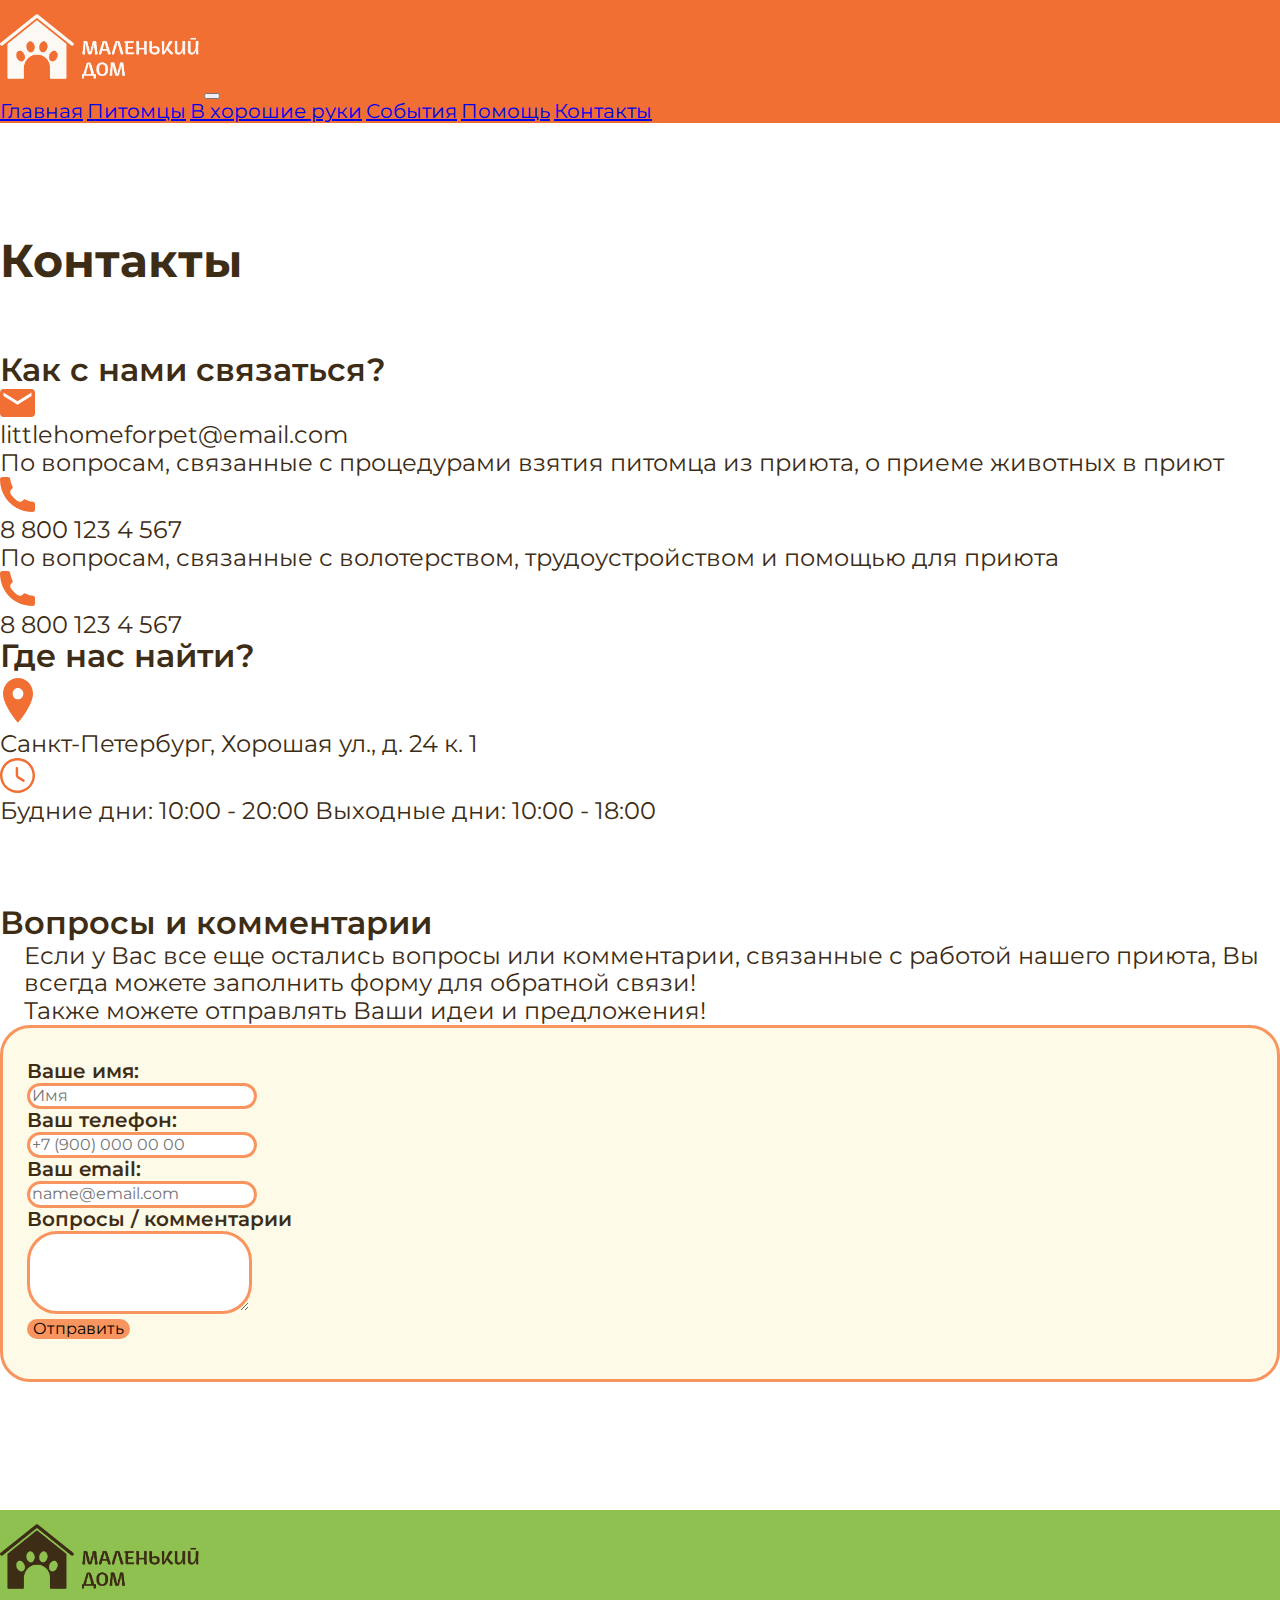
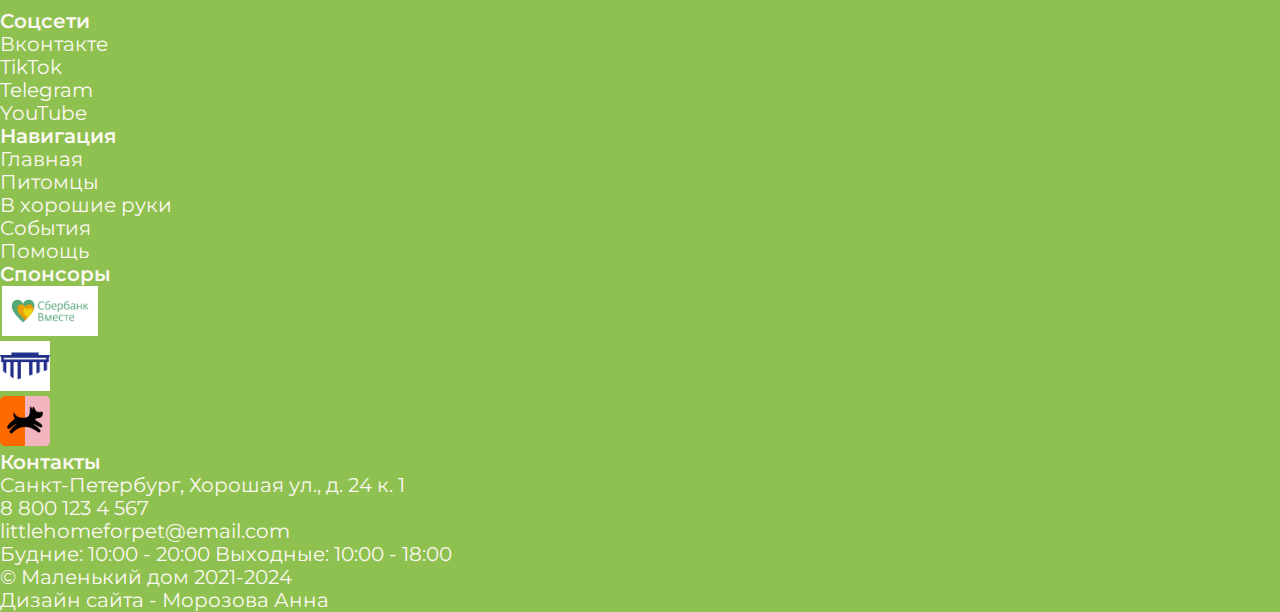
<file: contacts.html>
<!DOCTYPE html>
<html lang="ru">

<head>
    <meta charset="UTF-8">
    <meta name="viewport" content="width=device-width, initial-scale=1.0">
    <title>Контакты</title>

    <link href="https://cdn.jsdelivr.net/npm/bootstrap@5.0.1/dist/css/bootstrap.min.css" rel="stylesheet"
        integrity="sha384-+0n0xVW2eSR5OomGNYDnhzAbDsOXxcvSN1TPprVMTNDbiYZCxYbOOl7+AMvyTG2x" crossorigin="anonymous">

    <!-- подключить шрифт из гугла -->
    <link rel="preconnect" href="https://fonts.googleapis.com">
    <link rel="preconnect" href="https://fonts.gstatic.com" crossorigin>
    <link href="https://fonts.googleapis.com/css2?family=Montserrat:ital,wght@0,100..900;1,100..900&display=swap"
        rel="stylesheet">

    <link rel="stylesheet" href="src/css/normalize.css">
    <link rel="stylesheet" href="src/css/head-foot.css">
    <link rel="stylesheet" href="src/css/style.css">


</head>

<div class="head-sett">
    <div class="container">

        <nav class="navbar navbar-expand-lg navbar-dark">
            <div class="container-fluid">
                <a class="navbar-brand" href="index.html"><img width="200" src="src/img/company-content/logo-bright.png"
                        alt="Логотип" class="logo"></a>
                <button class="navbar-toggler" type="button" data-toggle="collapse"
                    data-target="#navbarToggleExternalContent" aria-controls="navbarToggleExternalContent"
                    aria-expanded="false" aria-label="Toggle navigation">
                    <span class="navbar-toggler-icon"></span>
                </button>
                <div class="collapse navbar-collapse justify-content-around" id="navbarToggleExternalContent">
                    <div class="navbar-nav style-font">
                        <a class="nav-link active mx-3" aria-current="page" href="index.html">Главная</a>
                        <a class="nav-link active mx-3" href="pets.html">Питомцы</a>
                        <a class="nav-link active mx-3" href="#">В хорошие руки</a>
                        <a class="nav-link active mx-3" href="#">События</a>
                        <a class="nav-link active mx-3" href="helpwork.html">Помощь</a>
                        <a class="nav-link active mx-3" href="contacts.html">Контакты</a>
                    </div>
                </div>
            </div>
        </nav>

    </div>
</div>

<div class="container">
    <div class="container" style="margin: 7rem 0 4rem 0;">
        <div class="row justify-content-between">

            <h2>Контакты</h2>
        </div>
    </div>


    <div class="container">
        <div class="row justify-content-between">
            <div class="col col-lg-5">
                <h3 class="my-5">Как с нами связаться?</h3>

                <div class="row align-items-center">
                    <div class="col-md-auto">
                        <img src="src/img/icons/email.svg" id="little-icon" alt="телефон">
                    </div>
                    <div class="col col-lg-10 mt-3">
                        <p>littlehomeforpet@email.com</p>
                    </div>
                </div>

                <p class="mt-5 mb-4">По вопросам, связанные с процедурами взятия питомца из приюта, о приеме
                    животных в приют</p>

                <div class="row align-items-center">
                    <div class="col-md-auto">
                        <img src="src/img/icons/phone.svg" id="little-icon" alt="телефон">
                    </div>
                    <div class="col col-lg-10 mt-3">
                        <p>8 800 123 4 567</p>
                    </div>
                </div>

                <p class="mt-5 mb-4">По вопросам, связанные с волотерством, трудоустройством и помощью для приюта
                </p>

                <div class="row align-items-center">
                    <div class="col-md-auto">
                        <img src="src/img/icons/phone.svg" id="little-icon" alt="телефон">
                    </div>
                    <div class="col col-lg-10 mt-3">
                        <p>8 800 123 4 567</p>
                    </div>
                </div>

            </div>

            <div class="col-md-auto">

            </div>

            <div class="col col-lg-5">
                <h3 class="my-5">Где нас найти?</h3>

                <div class="row align-items-center my-4">
                    <div class="col-md-auto">
                        <img src="src/img/icons/map-sign.svg" id="little-icon" alt="телефон">
                    </div>
                    <div class="col col-lg-8 mt-3">
                        <p>Санкт-Петербург, Хорошая ул., д. 24 к. 1</p>
                    </div>
                </div>

                <div class="row align-items-center my-4">
                    <div class="col-md-auto">
                        <img src="src/img/icons/clock.svg" id="little-icon" alt="телефон">
                    </div>
                    <div class="col col-lg-10 mt-3">
                        <p>Будние дни: 10:00 - 20:00 Выходные дни: 10:00 - 18:00</p>
                    </div>
                </div>

            </div>
        </div>
    </div>

    <div class="container" style="margin: 5rem 0 0 0;">
        <div class="row justify-content-between">

            <h3 class="my-5">Вопросы и комментарии</h3>
        </div>
    </div>
</div>

<div class="container">
    <div class="row justify-content-between">
        <div class="col col-lg-5" style="padding: 0 0 0 1.5rem;">
            <div class="row align-items-start">
                <div class="col col-lg-12 ">
                    <p class="mb-4">Если у Вас все еще остались вопросы или комментарии, связанные с работой
                        нашего приюта,
                        Вы всегда можете заполнить форму для обратной связи!</p>
                </div>
                <div class="col col-lg-9">
                    <p>Также можете отправлять
                        Ваши идеи и предложения!</p>
                </div>
            </div>
        </div>

        <div class="col-md-auto">

        </div>

        <div class="col col-lg-5">

            <div class="appearance-container">
                <form action="">
                    <div class="mb-4">
                        <label for="formGroupExampleInput" class="form-label">
                            <h5>Ваше имя:</h5>
                        </label>
                        <input class="form-control" type="text" placeholder="Имя" aria-label="deafult input example">
                    </div>
                    <div class="mb-4">
                        <label for="formGroupExampleInput" class="form-label">
                            <h5>Ваш телефон:</h5>
                        </label>
                        <input class="form-control" type="text" placeholder="+7 (900) 000 00 00"
                            aria-label="deafult input example">
                    </div>
                    <div class="mb-4">
                        <label for="exampleFormControlInput1" class="form-label">
                            <h5>Ваш email:</h5>
                        </label>
                        <input type="email" class="form-control" id="exampleFormControlInput1"
                            placeholder="name@email.com">
                    </div>
                    <div class="mb-4">
                        <label for="exampleFormControlTextarea1" class="form-label">
                            <h5>Вопросы / комментарии</h5>
                        </label>
                        <textarea class="form-control" id="exampleFormControlTextarea1" rows="4"></textarea>
                    </div>

                    <div class="col-auto">
                        <button type="submit" class="btn btn-primary">Отправить</button>
                    </div>


                </form>
            </div>

        </div>
    </div>
</div>

</div>


<div class="foot-sett style-font" style="margin: 8rem 0 0 0;">
    <div class="container">
        <div class="row justify-content-between">
            <div class="col col-lg-3 align-content-center"><img src="src/img/company-content/logo-brown.png"
                    alt="Логотип" class="logo"></div>
            <div class="col col-lg-2">
                <h5 class="my-5">Соцсети</h5>

                <div class="col-12 mb-3"><a href="#">Вконтакте</a></div>
                <div class="col-12 mb-3"><a href="#">TikTok</a></div>
                <div class="col-12 mb-3"><a href="#">Telegram</a></div>
                <div class="col-12 mb-3"><a href="#">YouTube</a></div>

            </div>
            <div class="col col-lg-2">
                <h5 class="my-5">Навигация</h5>

                <div class="col-12 mb-3"><a href="index.html">Главная</a></div>
                <div class="col-12 mb-3"><a href="pets.html">Питомцы</a></div>
                <div class="col-12 mb-3"><a href="#">В хорошие руки</a></div>
                <div class="col-12 mb-3"><a href="#">События</a></div>
                <div class="col-12 mb-3"><a href="helpwork.html">Помощь</a></div>

            </div>
            <div class="col col-lg-2">
                <h5 class="my-5">Спонсоры</h5>

                <div class="col-12 mb-3">
                    <a href="#"><img class="partner" id="big" src="src/img/company-content/partner-1.jpg"
                            alt="Партнер1"></a>
                </div>
                <div class="col-12 mb-3"><a href="#"><img class="partner" src="src/img/company-content/partner-2.png"
                            alt="Партнер2"></a></div>
                <div class="col-12 mb-3"><a href="#"><img class="partner" src="src/img/company-content/partner-3.png"
                            alt="Партнер3"></a></div>

            </div>
            <div class="col col-lg-3">
                <h5 class="my-5">Контакты</h5>

                <div class="col-12 mb-3">
                    <p>Санкт-Петербург, Хорошая ул., д. 24 к. 1</p>
                </div>
                <div class="col-12 mb-3">
                    <p>8 800 123 4 567</p>
                </div>
                <div class="col-12 mb-3">
                    <p>littlehomeforpet@email.com</p>
                </div>
                <div class="col-12 mb-3">
                    <p>Будние: 10:00 - 20:00
                        Выходные: 10:00 - 18:00</p>
                </div>
            </div>
        </div>
        <div class="row my-3">
            <div class="col-6 col-md-4">
            </div>
            <div class="col-6 col-md-4">
                <p>&#169; Маленький дом 2021-2024</p>
            </div>
            <div class="col-6 col-md-4">
            </div>
        </div>
        <div class="row my-4">
            <div class="col-6 col-md-4">
            </div>
            <div class="col-6 col-md-4">
                <p>Дизайн сайта - Морозова Анна</p>
            </div>
            <div class="col-6 col-md-4">
            </div>
        </div>

    </div>
</div>
<script src="https://cdn.jsdelivr.net/npm/@popperjs/core@2.9.2/dist/umd/popper.min.js"
    integrity="sha384-IQsoLXl5PILFhosVNubq5LC7Qb9DXgDA9i+tQ8Zj3iwWAwPtgFTxbJ8NT4GN1R8p"
    crossorigin="anonymous"></script>
<script src="https://cdn.jsdelivr.net/npm/bootstrap@5.0.1/dist/js/bootstrap.min.js"
    integrity="sha384-Atwg2Pkwv9vp0ygtn1JAojH0nYbwNJLPhwyoVbhoPwBhjQPR5VtM2+xf0Uwh9KtT"
    crossorigin="anonymous"></script>
</body>

</html>
</file>
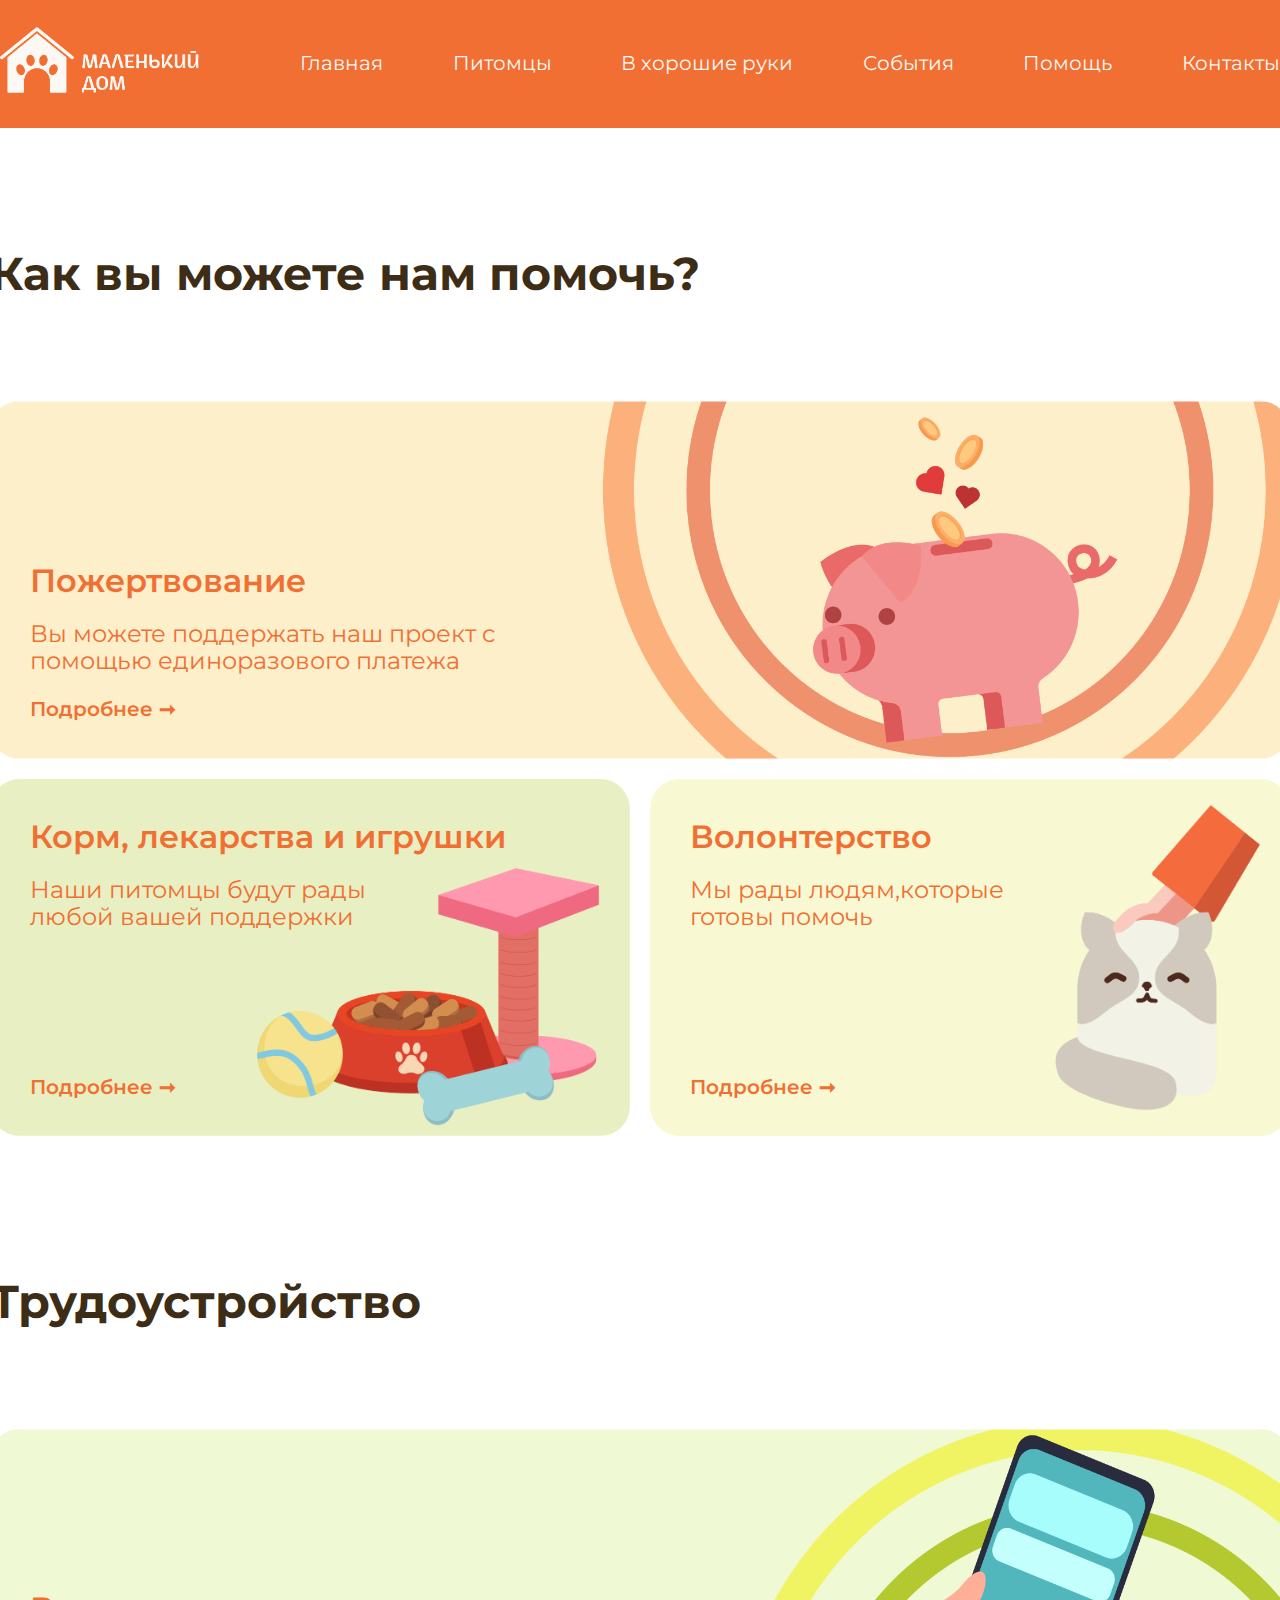
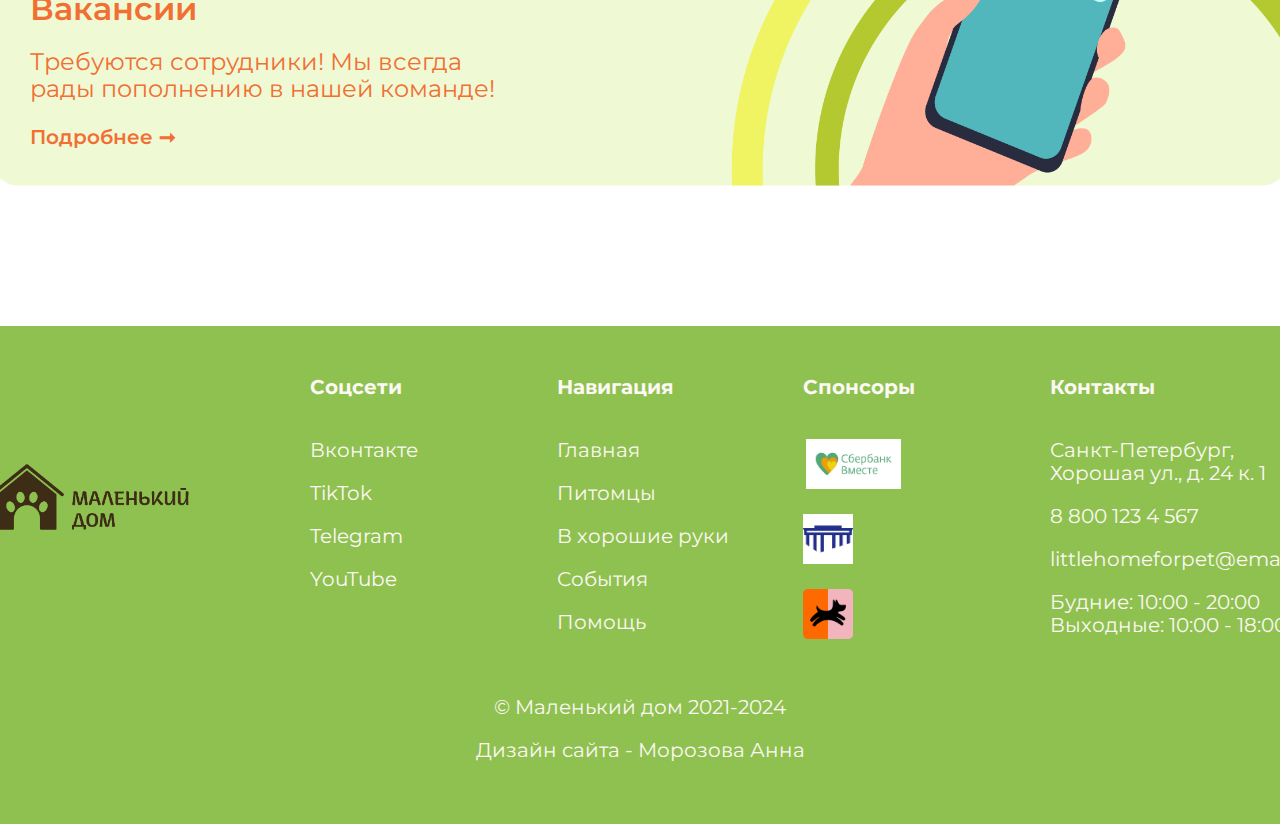
<file: helpwork.html>
<!DOCTYPE html>
<html lang="ru">

<head>
    <meta charset="UTF-8">
    <meta name="viewport" content="width=device-width, initial-scale=1.0">
    <title>Помощь приюту</title>

    <!-- подключить шрифт из гугла -->
    <link rel="preconnect" href="https://fonts.googleapis.com">
    <link rel="preconnect" href="https://fonts.gstatic.com" crossorigin>
    <link href="https://fonts.googleapis.com/css2?family=Montserrat:ital,wght@0,100..900;1,100..900&display=swap" rel="stylesheet">

    <link rel="stylesheet" href="src/css/normalize.css">
    <link rel="stylesheet" href="src/css/head-foot.css">
    <link rel="stylesheet" href="src/css/style.css">

    
</head>

<body>
    <header>
        <div>
            <a href="index.html"><img src="src/img/company-content/logo-bright.png" alt="Логотип" class="logo"></a> 
            <nav class="head-nav">
                <a href="index.html">Главная</a>
                <a href="pets.html">Питомцы</a>
                <a href="#">В хорошие руки</a>
                <a href="#">События</a>
                <a href="helpwork.html">Помощь</a>
                <a href="contacts.html">Контакты</a>
            </nav>
        </div>
    </header>

    <main>
        <div class="grid-main-container">
            <div></div>



            <div class="main-field-item-2">

                <section class="grid-content-container" id="grid-section"> 
                    <div class="content-item-1">
                        <div class="head-block">
                            <h2>Как вы можете нам помочь?</h2>
                        </div>
                    </div>

                    <div class="content-item-2">
                        <div class="description-text">
                            <h3>Пожертвование</h3>
                            <p>Вы можете поддержать наш проект c помощью единоразового платежа</p>
                            <a href="#"><h5>Подробнее &#10142;</h5></a>
                        </div>
                        <img src="src/img/company-content/solid-back-donate.png" alt="">

                    </div>

                    <div class="content-item-3">
                        <div class="text-between">
                            <div>
                                <h3>Корм, лекарства и игрушки</h3>
                                <p>Наши питомцы будут рады любой вашей поддержки</p>
                            </div>
                                <a href="#"><h5>Подробнее &#10142;</h5></a>
                        </div>
                        <img src="src/img/company-content/solid-back-food.png" alt="">

                    </div>
                    
                    <div class="content-item-4">
                        <div class="text-between">
                            <div>
                                <h3>Волонтерство</h3>
                                <p>Мы рады людям,которые готовы помочь</p>
                            </div>
                            <a href="#"><h5>Подробнее &#10142;</h5></a>
                        </div>
                        <img src="src/img/company-content/solid-back-help.png" alt="">

                    </div>

                    <div class="content-item-5">
                        <div class="head-block">
                            <h2>Трудоустройство</h2>
                        </div>
                    </div>

                    <div class="content-item-6">
                        <div class="description-text">
                            <h3>Вакансии</h3>
                            <p>Требуются сотрудники! Мы всегда рады пополнению в нашей команде!</p>
                            <a href="#"><h5>Подробнее &#10142;</h5></a>
                        </div>
                        <img src="src/img/company-content/solid-back-job.png" alt="">

                    </div>       
                </section>

            </div>


            <div></div>
        </div>

    </main>

    <footer>
        <div>
            <div>
                <img src="src/img/company-content/logo-brown.png" alt="Логотип" class="logo">
            </div>
            <div class="foot-container">
                <nav class="foot-nav">
                    <h5>Соцсети</h5>
                    <a href="#">Вконтакте</a>
                    <a href="#">TikTok</a>
                    <a href="#">Telegram</a>
                    <a href="#">YouTube</a>
                </nav>
                <nav class="foot-nav">
                    <h5>Навигация</h5>
                    <a href="index.html">Главная</a>
                    <a href="pets.html">Питомцы</a>
                    <a href="#">В хорошие руки</a>
                    <a href="#">События</a>
                    <a href="helpwork.html">Помощь</a>
                </nav>
                <nav class="foot-nav">
                    <h5>Спонсоры</h5>
                    <a href="#"><img class="partner" id="big" src="src/img/company-content/partner-1.jpg"
                            alt="Партнер1"></a>
                    <a href="#"><img class="partner" src="src/img/company-content/partner-2.png" alt="Партнер2"></a>
                    <a href="#"><img class="partner" src="src/img/company-content/partner-3.png" alt="Партнер3"></a>
                </nav>
                <nav class="foot-nav" id="contacts">
                    <a href="contacts.html" id="headline">
                        <h5>Контакты</h5>
                    </a>
                    <p>Санкт-Петербург, Хорошая ул., д. 24 к. 1</p>
                    <p>8 800 123 4 567</p>
                    <p>littlehomeforpet@email.com</p>
                    <p>Будние: 10:00 - 20:00
                        Выходные: 10:00 - 18:00</p>
                </nav>
            </div>
        </div>
        <div class="signature">
            <p>&#169; Маленький дом 2021-2024</p>
            <p>Дизайн сайта - Морозова Анна</p>
        </div>
    </footer>
</body>

</html>




<!-- <section>
    <div class="head-block">
        <h2>Как вы можете нам помочь?</h2>
    </div>
</section>

<section id="end-section">
    <div class="head-block">
        <h2>Трудоустройство</h2>
    </div>

</section> -->
</file>
<file: src/css/head-foot.css>
/* body{
    display: flex;
    flex-direction: column;
} */

/* настройки для шапки сайта */


header {
    display: flex;
    background-color: rgb(241, 111, 51);
    height: 128px;
    align-items: center;
    justify-content: center;

}
header>div {
    display: flex;
    align-items: center;
    width: 1300px;
    height: 97px;
    justify-content: space-between;
}
.logo {
    width: 200px;
    height: 96px;
    object-fit: contain;
    
}
header a{
    font-size: 20px;
    font-weight: 400;
    font-style: normal;
    text-decoration: none;
    color: #FCF8F3;
}
.head-nav {
    display: flex;
    justify-content: space-between;
    width: 980px ;
    height: 24px;
}

/* настройки для подвала сайта */

footer{
    padding: 20px;
    display: flex;
    flex-direction: column;
    background-color: #8FC150;
    height: 458px;
    align-items: center;
    justify-content: center;

}

footer>div{
    display: flex;
    align-items: center;
    width: 1300px;
    height: 360px;
    justify-content: space-between;
}

.foot-container{
    display: flex;
    justify-content: space-between;
    width: 980px;
}

.foot-nav{
    display: flex;
    flex-direction: column;
    width: 200px;
}
.signature{
    display: flex;
    flex-direction: column;
    align-items: center;
    justify-content: center;
    height: 60;
}
footer a{
    font-size: 20px;
    font-weight: 400;
    font-style: normal;
    text-decoration: none;
    color: #FCF8F3;
    margin-top: 10px;
    margin-bottom: 10px;

}

footer h5{
    margin: 30px 0 30px 0;
    font-weight: 700;
    font-size: 20px;
    color: #FCF8F3;

}

footer p{
    font-size: 20px;
    color: #FCF8F3;
    margin-top: 10px;
    margin-bottom: 10px;

}
#headline {
    margin: 0px;
}
#contacts{
    width: 240px;
}
.partner{
    height: 50px;
    width: 50px;
    object-fit: contain; 
}

#big {
    width: 100px;
    
}
</file>
<file: src/css/style.css>
.montserrat {
    font-family: "Montserrat", serif;
    font-optical-sizing: auto;
    font-weight: 400;
    font-style: normal;
}

/* Футер и шапка настройки стиля в head-foot.css */
body {
    font-family: Montserrat;
    display: flex;
    flex-direction: column;
    color: #3D2D16;
}

main {
    display: flex;
    flex-direction: column;
    align-items: center;

}

h1 {
    font-size: 52px;
    margin: 0;
}

h2 {
    font-size: 46px;
    margin: 0 0 0 0;
    font-weight: 700;
}

h3 {
    font-size: 32px;
    font-weight: 600;
    margin: 0;
}

h4 {
    font-size: 26px;
    margin: 0;
    font-weight: 600;
}

h5 {
    font-size: 20px;
    margin: 0;
    font-weight: 600;
}

#little-icon {
    width: 35px;
    object-fit: contain;
}

section {
    width: 1300px;
    margin: 120px 0 0 0;
}

.flex-section-row {
    display: flex;
    justify-content: space-between;
}

.flex-section-column {
    display: flex;
    flex-direction: column;


}

.start-text-block {
    display: flex;
    flex-direction: column;
    justify-content: center;
    width: 530px;

    margin: 0 0 0 0;
}

.headline {
    margin: 0 0 60px 0;
}


.quote {
    margin: 40px 0 0 0;
    font-size: 20px;
    text-align: end;
    font-style: italic;
}


p {
    font-size: 24px;
    font-weight: 400;
    margin: 0;
}

.head-block {
    margin: 0 0 100px 0;

}

#end-section {
    margin: 120px 0 140px 0;
}


/* главная страница */

/* слайдер */

#galleria {
    width:600px;
    height:400px;
    margin:20px auto 0 auto;
    
}

#galleria img {
    border-radius: 30px;
    height: 100%;
    width: 100%;
    object-fit: cover;
    
}


/* конец слайдера */

#head-p {
    margin: 40px 0 0 0;
    font-size: 32px;
}

#banner-horz {
    width: 1300px;
    height: 450px;
    object-fit: cover;
    border-radius: 30px;
}

#banner-vert {
    width: 540px;
    height: 860px;
    object-fit: cover;
    border-radius: 30px;
}

.achiv {
    display: flex;
    justify-content: space-between;
    margin: 45px 0 0 0;
}

.achiv-block img {
    width: 95px;
    height: 95px;
}

.achiv-block span {
    margin: 0 0 0 20px;
    font-size: 48px;
}

.achiv-block p {
    margin: 35px 0 0 0;
    text-align: center;
}

.achiv-block>div {
    display: flex;
    align-items: center;
}

.information {
    display: flex;
    justify-content: space-between;
    align-items: center;

}

.info-wrap {
    display: flex;
    flex-wrap: wrap;
    gap: 1.2rem;
}

.info-container {
    height: 420px;
    width: 325px;
    background-color: #FDFAE7;
    border-radius: 25px;
}

.info-container h4 {
    margin: 40px 20px 40px 22px;
}

.info-container p {
    margin: 40px 26px 40px 22px;
    font-size: 22px;

}

/* страница питомцы */

#end-text {
    text-align: end;
}

#pets-img {
    width: 640px;
    height: 514px;
    border-radius: 30px;
    object-fit: cover;
}


.btn-pets {
    outline: none;
    border-radius: 20px;
    padding: 15px 25px 15px 25px;
    background-color: #FCE2A9;
    border: none;
    color: #F16F33;
	font-weight: 600;
    font-size: 20px;
}
.btn-pets:hover {
    background-color: #FDEBC4;
    transition: ease-in 0.2s;
    cursor: pointer;
}
.btn-pets:active {
    background-color: #FEF2D8;
    transition: ease-in 0.2s;
}

.btn-pets:disabled {
    visibility: hidden;
}

/* настройки страниц (пагинации) находится в pagination.css и pagination.js */




/* настройки страницы помощь приюту */

.grid-main-container {
    display: grid;
    height: auto;
    grid-template-rows: auto;
    grid-template-columns: auto 1300px auto;
}

#grid-section {
    margin: 0 0 140px 0;
}


.grid-content-container {
    display: grid;
    height: auto;
    gap: 20px;

    grid-template-areas:
        "A A A A"
        "B B B B"
        "C C D D"
        "E E E E"
        "F F F F";

}

.content-item-1 {
    grid-area: A;
}

.content-item-2 {
    grid-area: B;
}

.content-item-3 {
    grid-area: C;
}

.content-item-4 {
    grid-area: D;
}

.content-item-5 {
    grid-area: E;
}

.content-item-6 {
    grid-area: F;
}


.grid-content-container .head-block {
    margin: 120px 0 80px 0;
}



.grid-content-container img {
    height: 100%;
    width: 100%;
    border-radius: 30px;
}

.grid-content-container .description-text {
    display: flex;
    flex-direction: column;
    width: 500px;
    height: 280px;
    position: absolute;
    color: #F16F33;
    padding: 40px 0 0 40px;
    justify-content: end;


}

.text-between {
    display: flex;
    flex-direction: column;
    padding: 40px 0 0 40px;
    width: 500px;
    height: 280px;
    position: absolute;
    color: #F16F33;
    justify-content: space-between;
}

.text-between p {
    width: 400px;
}


.grid-content-container a {
    text-decoration: none;
    color: #F16F33;
}

.grid-content-container p {
    height: 58px;
    padding: 20px 0 0 0;
}

.grid-content-container h5 {
    padding: 20px 0 0 0;
}

/* настройки к контактам */

.head-sett {
    background-color: #F16F33;
}

.foot-sett {
    background-color: #8FC150;
}

.foot-sett a{
    text-decoration: none;
    color: #FCF8F3;
    font-size: 20px;
}

.foot-sett p {
    font-size: 20px;
}

.appearance-container {
    border: 3px solid #F8955E;
    background-color: #FDFAE7;
    border-radius: 30px;
    padding: 2rem 1.5rem 2.5rem 1.5rem;
}

.appearance-container input{
    border: 3px solid #F8955E;
    border-radius: 30px;
}

.appearance-container textarea{
    border: 3px solid #F8955E;
    border-radius: 30px;
}

.appearance-container button {
    background-color: #F8955E;
    border: 0;
    border-radius: 15px;

}

.appearance-container button:hover{
    background-color: rgb(251, 177, 137);
}

.style-font a{
    font-size: 20px;
}

.style-font {
    color: #FCF8F3;
}
</file>
